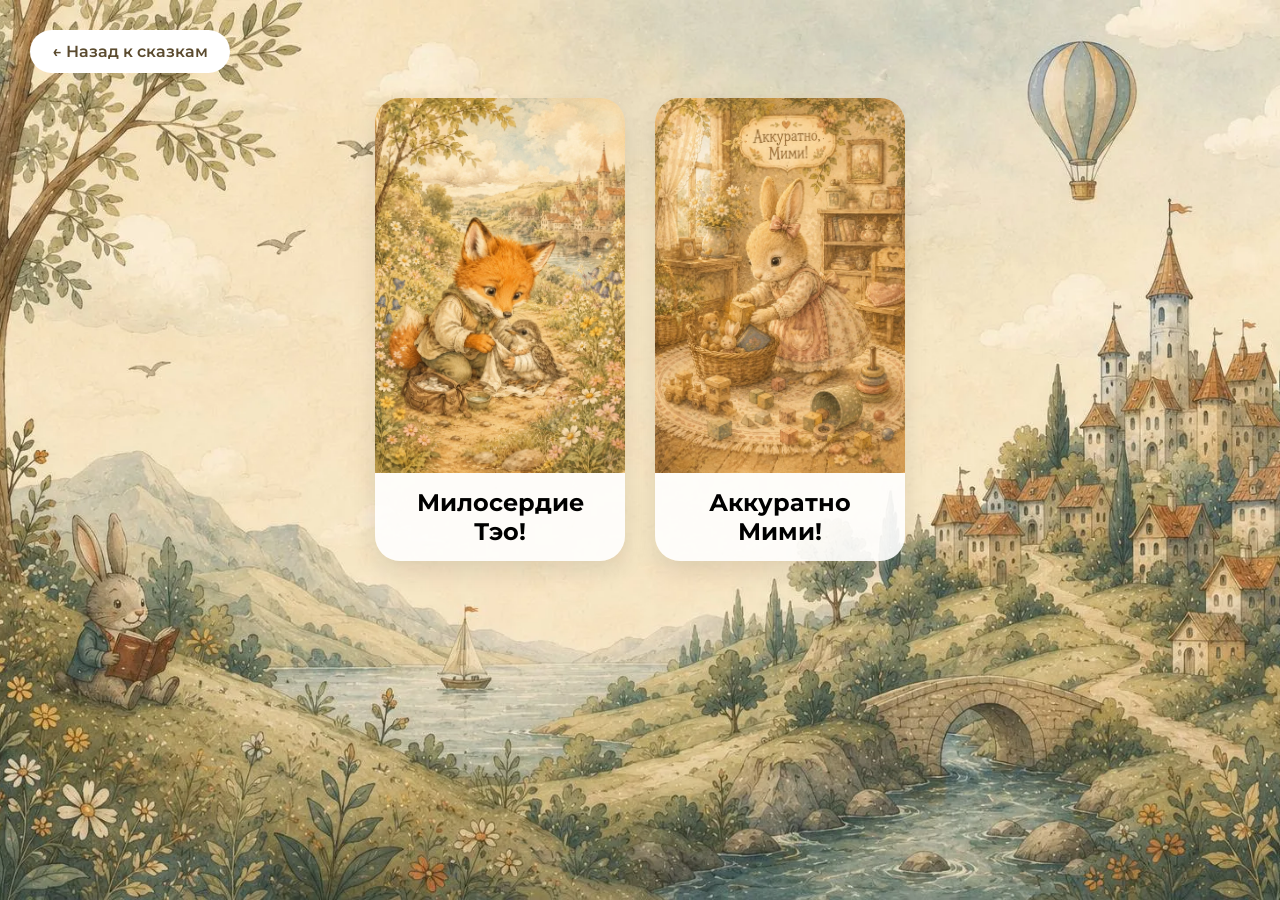
<file: day-story.html>
<!doctype html>
<html lang="ru">
  <head>
    <meta charset="UTF-8" />
    <meta name="viewport" content="width=device-width, initial-scale=1.0" />
    <title>Чтение сказки</title>

    <link rel="stylesheet" href="day-story.css" />

    <link rel="preconnect" href="https://fonts.googleapis.com" />
    <link
      href="https://fonts.googleapis.com/css2?family=Marck+Script&family=Montserrat:wght@400;500;600&display=swap"
      rel="stylesheet"
    />
  </head>

  <body>
    <header class="story-header">
      <a href="index.html" class="back-btn"> ← Назад к сказкам </a>
    </header>

    <main class="story-wrapper">
      <section class="day-storyes">
        <!-- Первая карточка -->
        <div class="f-story story-card">
          <!-- Обернули всё в тег <a>. Замените "teo_story.html" на имя вашего файла -->
          <a href="teo_story.html" class="story-link">
            <img
              src="images/teo.png"
              alt="Милосердие Тэо"
              class="story-image"
            />
            <h2 class="title">Милосердие Тэо!</h2>
          </a>
        </div>
        <!-- Вторая карточка -->
        <div class="s-story story-card">
          <!-- Обернули всё в тег <a>. Замените "mimi_story.html" на имя вашего файла -->
          <a href="mimi_story.html" class="story-link">
            <img
              src="images/mimi.png"
              alt="Аккуратно Мими!"
              class="story-image"
            />
            <h2 class="title">Аккуратно Мими!</h2>
          </a>
        </div>
      </section>
    </main>

    <script src="day-story.js"></script>
  </body>
</html>
</file>
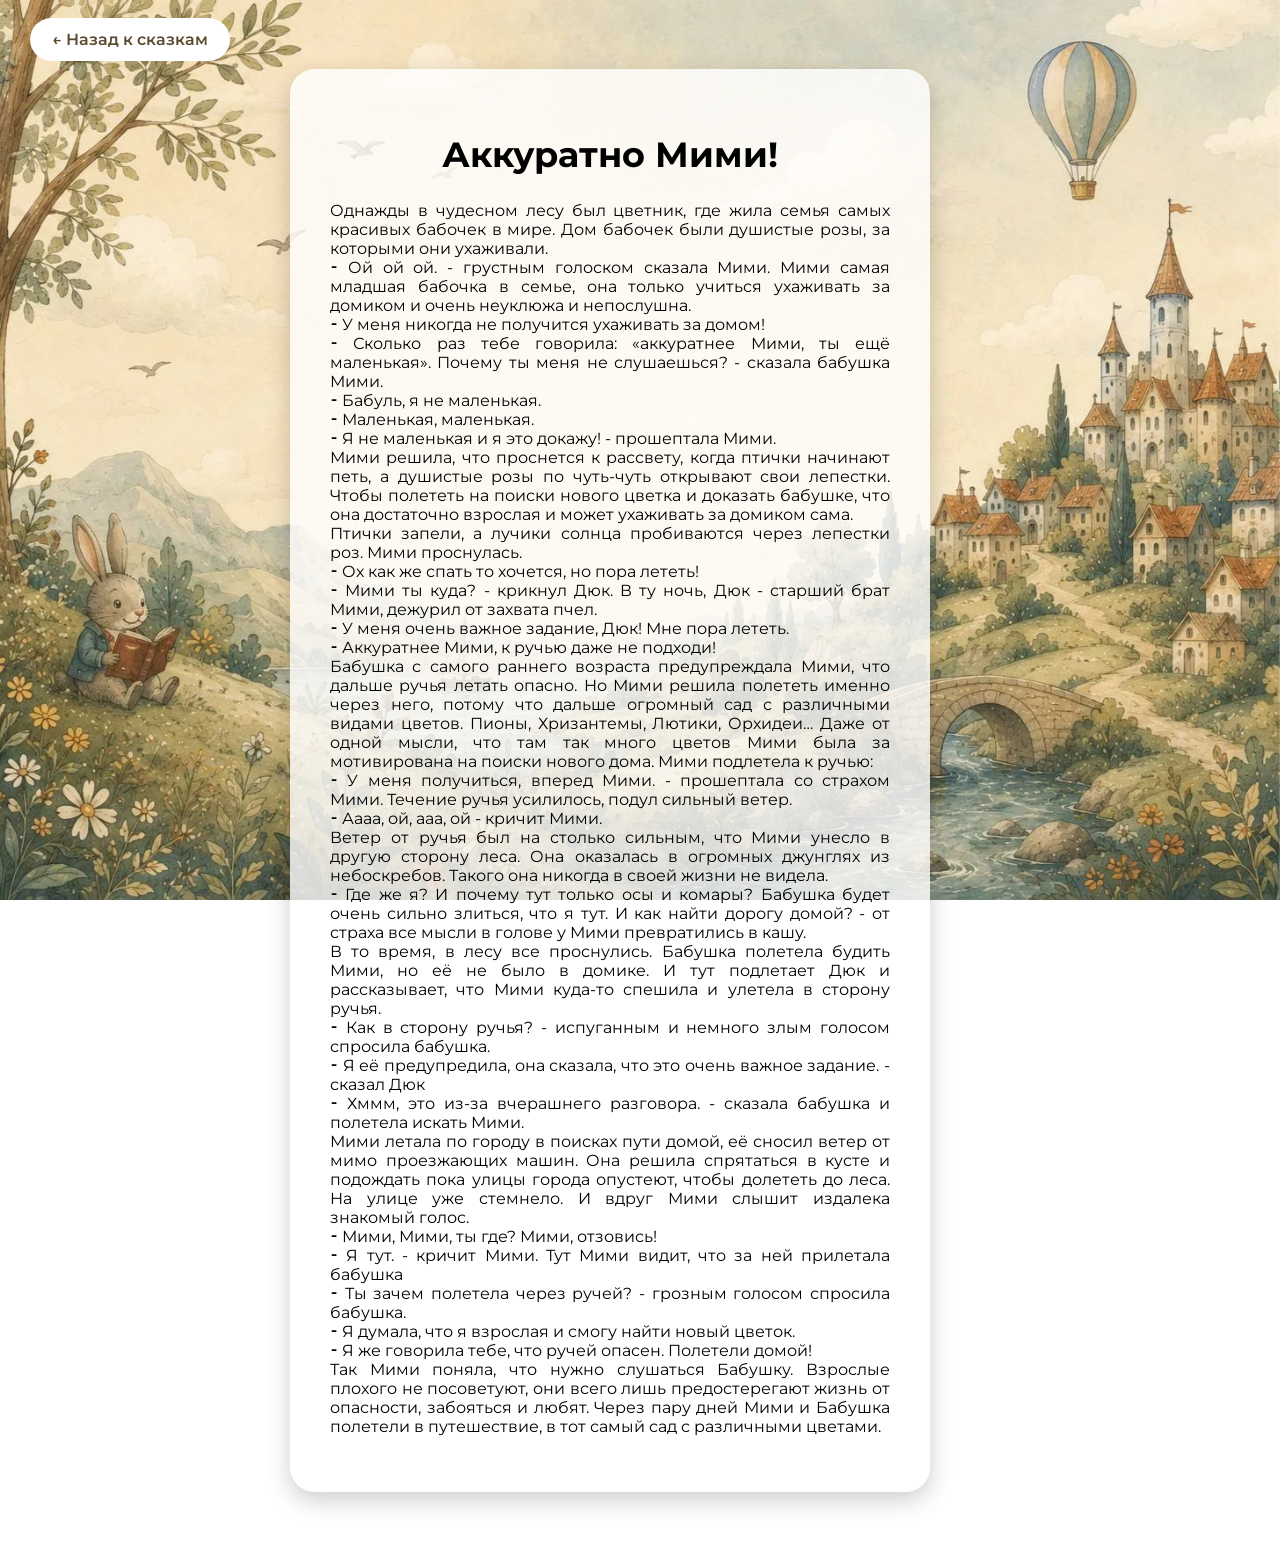
<file: mimi_story.html>
<!doctype html>
<html lang="ru">
  <head>
    <meta charset="UTF-8" />
    <meta name="viewport" content="width=device-width, initial-scale=1.0" />
    <title>Аккуратно Мими! - Сказка</title>

    <!-- Подключаем те же стили, что и на главной странице -->
    <link rel="stylesheet" href="mimi_story.css" />

    <link rel="preconnect" href="https://fonts.googleapis.com" />
    <link
      href="https://fonts.googleapis.com/css2?family=Marck+Script&family=Montserrat:wght@400;500;600&display=swap"
      rel="stylesheet"
    />
  </head>
  <body>
    <div class="background-fixed"></div>

    <header class="story-header">
      <a href="day-story.html" class="back-btn"> ← Назад к сказкам </a>
    </header>

    <main style="max-width: 700px; margin: 0 auto; padding: 20px">
      <div class="story-window">
        <h1 class="story-title">Аккуратно Мими!</h1>
        <p style="text-align: justify">
          Однажды в чудесном лесу был цветник, где жила семья самых красивых бабочек в мире. Дом бабочек были душистые розы, за которыми они ухаживали. <br>

⁃ Ой ой ой. - грустным голоском сказала Мими. Мими самая младшая бабочка в семье, она только учиться ухаживать за домиком и очень неуклюжа и непослушна. <br>

⁃ У меня никогда не получится ухаживать за домом! <br>

⁃ Сколько раз тебе говорила: «аккуратнее Мими, ты ещё маленькая». Почему ты меня не слушаешься? - сказала бабушка Мими. <br>

⁃ Бабуль, я не маленькая. <br>

⁃ Маленькая, маленькая. <br>

⁃ Я не маленькая и я это докажу! - прошептала Мими. <br>

Мими решила, что проснется к рассвету, когда птички начинают петь, а душистые розы по чуть-чуть открывают свои лепестки. Чтобы полететь на поиски нового цветка и доказать бабушке, что она достаточно взрослая и может ухаживать за домиком сама.  <br>
Птички запели, а лучики солнца пробиваются через лепестки роз. Мими проснулась.  <br>

⁃ Ох как же спать то хочется, но пора лететь! <br>

⁃ Мими ты куда? - крикнул Дюк. В ту ночь, Дюк - старший брат Мими, дежурил от захвата пчел.  <br>

⁃ У меня очень важное задание, Дюк! Мне пора лететь. <br>

⁃ Аккуратнее Мими, к ручью даже не подходи! <br>

Бабушка с самого раннего возраста предупреждала Мими, что дальше ручья летать опасно. Но Мими решила полететь именно через него, потому что дальше огромный сад с различными видами цветов. Пионы, Хризантемы, Лютики, Орхидеи… Даже от одной мысли, что там так много цветов Мими была за мотивирована на поиски нового дома. Мими подлетела к ручью: <br>

⁃ У меня получиться, вперед Мими. - прошептала со страхом Мими. Течение ручья усилилось, подул сильный ветер. <br>

⁃ Аааа, ой, ааа, ой - кричит Мими. <br> 

Ветер от ручья был на столько сильным, что Мими унесло в другую сторону леса. Она оказалась в огромных джунглях из небоскребов. Такого она никогда в своей жизни не видела. <br>

⁃ Где же я? И почему тут только осы и комары? Бабушка будет очень сильно злиться, что я тут. И как найти дорогу домой? - от страха все мысли в голове у Мими превратились в кашу. <br>

В то время, в лесу все проснулись. Бабушка полетела будить Мими, но её не было в домике. И тут подлетает Дюк и рассказывает, что Мими куда-то спешила и улетела в сторону ручья.  <br>

⁃ Как в сторону ручья? - испуганным и немного злым голосом спросила бабушка.  <br>

⁃ Я её предупредила, она сказала, что это очень важное задание. - сказал Дюк  <br>

⁃ Хммм, это из-за вчерашнего разговора. - сказала бабушка и полетела искать Мими. <br>

Мими летала по городу в поисках пути домой, её сносил ветер от мимо проезжающих машин. Она решила спрятаться в кусте и подождать пока улицы города опустеют, чтобы долететь до леса. На улице уже стемнело. И вдруг Мими слышит издалека знакомый голос. <br>

⁃ Мими, Мими, ты где? Мими, отзовись! <br>

⁃ Я тут. - кричит Мими. Тут Мими видит, что за ней прилетала бабушка <br>

⁃ Ты зачем полетела через ручей? - грозным голосом спросила бабушка. <br>

⁃ Я думала, что я взрослая и смогу найти новый цветок. <br>

⁃ Я же говорила тебе, что ручей опасен. Полетели домой! <br>

Так Мими поняла, что нужно слушаться Бабушку. Взрослые плохого не посоветуют, они всего лишь предостерегают жизнь от опасности, забояться и любят. Через пару дней Мими и Бабушка полетели в путешествие, в тот самый сад с различными цветами.

        </p>
      </div>
    </main>
  </body>
</html>
</file>
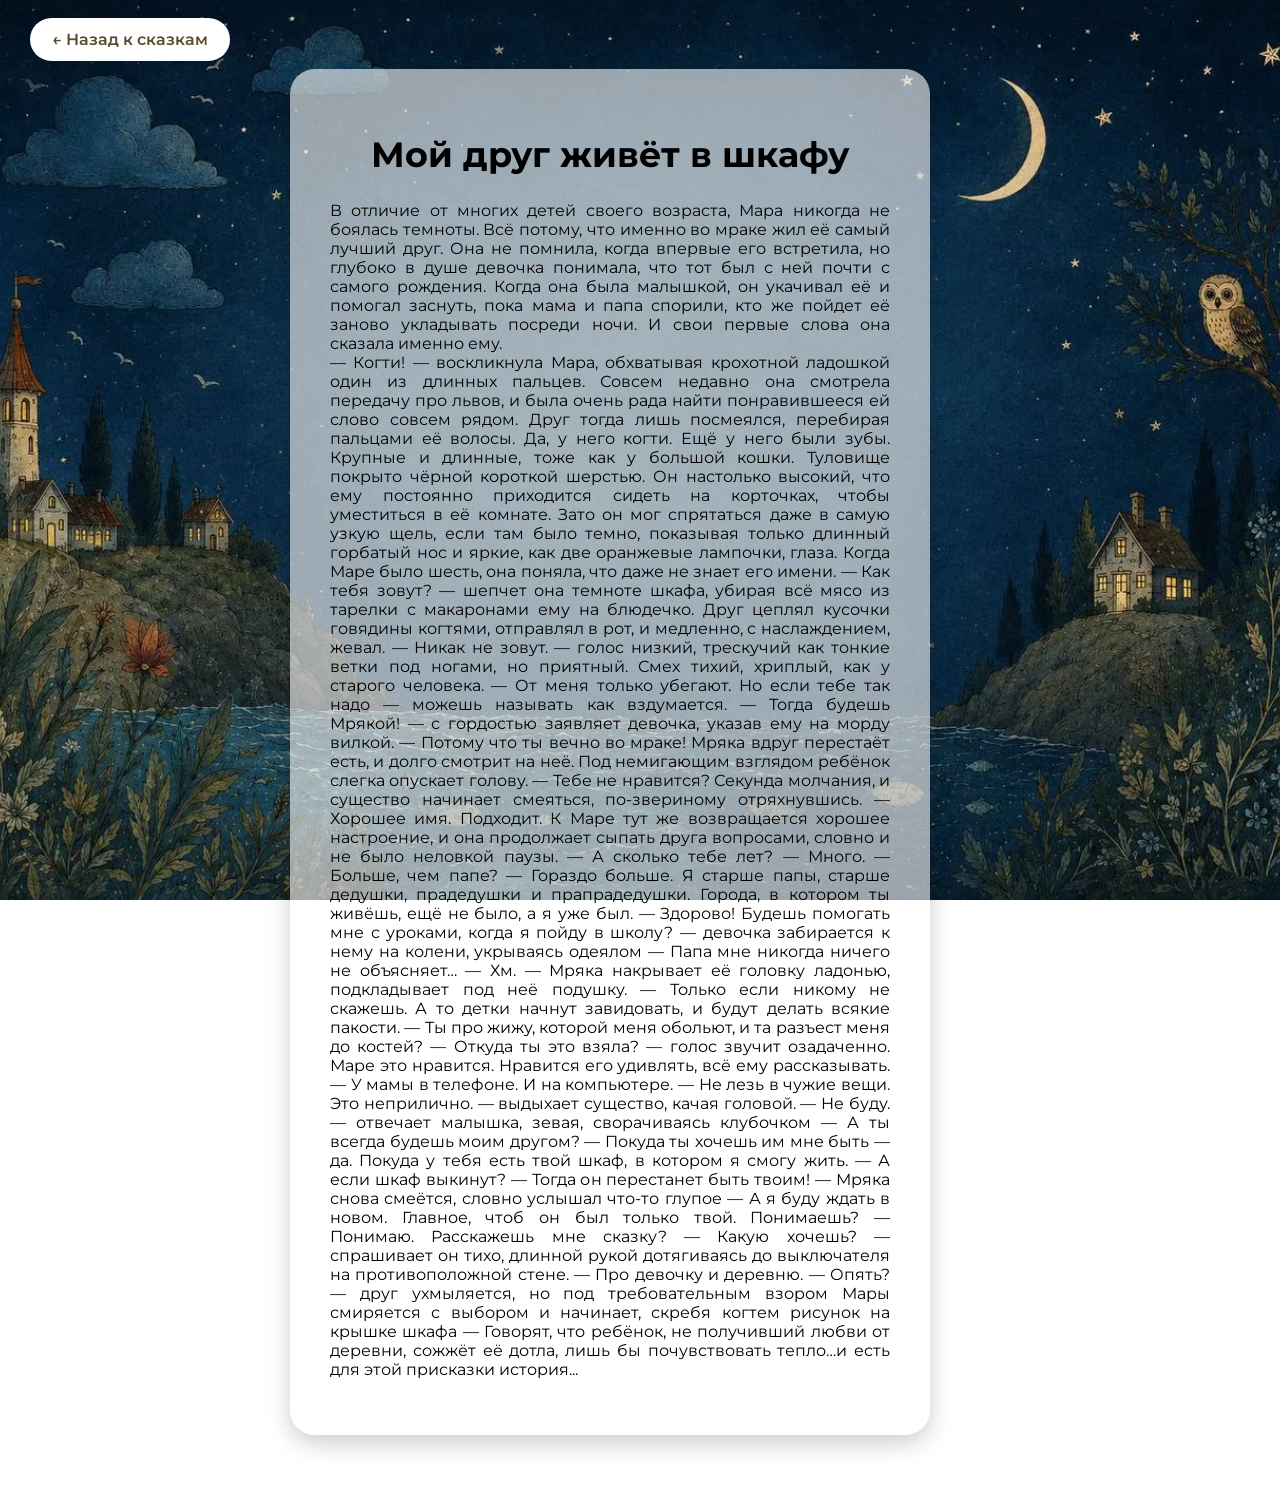
<file: my_friend.html>
<!doctype html>
<html lang="ru">
  <head>
    <meta charset="UTF-8" />
    <meta name="viewport" content="width=device-width, initial-scale=1.0" />
    <title>Мой друг живёт в шкафу - Сказка</title>

    <!-- Подключаем те же стили, что и на главной странице -->
    <link rel="stylesheet" href="my_friend.css" />

    <link rel="preconnect" href="https://fonts.googleapis.com" />
    <link
      href="https://fonts.googleapis.com/css2?family=Marck+Script&family=Montserrat:wght@400;500;600&display=swap"
      rel="stylesheet"
    />
  </head>
  <body>
    <div class="background-fixed"></div>

    <header class="story-header">
      <a href="night-story.html" class="back-btn"> ← Назад к сказкам </a>
    </header>

    <main style="max-width: 700px; margin: 0 auto; padding: 20px">
      <div class="story-window">
        <h1 class="story-title">Мой друг живёт в шкафу</h1>
        <p style="text-align: justify">
          В отличие от многих детей своего возраста, Мара никогда не боялась
          темноты. Всё потому, что именно во мраке жил её самый лучший друг. Она
          не помнила, когда впервые его встретила, но глубоко в душе девочка
          понимала, что тот был с ней почти с самого рождения. Когда она была
          малышкой, он укачивал её и помогал заснуть, пока мама и папа спорили,
          кто же пойдет её заново укладывать посреди ночи. И свои первые слова
          она сказала именно ему. <br />
          — Когти! — воскликнула Мара, обхватывая крохотной ладошкой один из
          длинных пальцев. Совсем недавно она смотрела передачу про львов, и
          была очень рада найти понравившееся ей слово совсем рядом. Друг тогда
          лишь посмеялся, перебирая пальцами её волосы. Да, у него когти. Ещё у
          него были зубы. Крупные и длинные, тоже как у большой кошки. Туловище
          покрыто чёрной короткой шерстью. Он настолько высокий, что ему
          постоянно приходится сидеть на корточках, чтобы уместиться в её
          комнате. Зато он мог спрятаться даже в самую узкую щель, если там было
          темно, показывая только длинный горбатый нос и яркие, как две
          оранжевые лампочки, глаза. Когда Маре было шесть, она поняла, что даже
          не знает его имени. — Как тебя зовут? — шепчет она темноте шкафа,
          убирая всё мясо из тарелки с макаронами ему на блюдечко. Друг цеплял
          кусочки говядины когтями, отправлял в рот, и медленно, с наслаждением,
          жевал. — Никак не зовут. — голос низкий, трескучий как тонкие ветки
          под ногами, но приятный. Смех тихий, хриплый, как у старого человека.
          — От меня только убегают. Но если тебе так надо — можешь называть как
          вздумается. — Тогда будешь Мрякой! — с гордостью заявляет девочка,
          указав ему на морду вилкой. — Потому что ты вечно во мраке! Мряка
          вдруг перестаёт есть, и долго смотрит на неё. Под немигающим взглядом
          ребёнок слегка опускает голову. — Тебе не нравится? Секунда молчания,
          и существо начинает смеяться, по-звериному отряхнувшись. — Хорошее
          имя. Подходит. К Маре тут же возвращается хорошее настроение, и она
          продолжает сыпать друга вопросами, словно и не было неловкой паузы. —
          А сколько тебе лет? — Много. — Больше, чем папе? — Гораздо больше. Я
          старше папы, старше дедушки, прадедушки и прапрадедушки. Города, в
          котором ты живёшь, ещё не было, а я уже был. — Здорово! Будешь
          помогать мне с уроками, когда я пойду в школу? — девочка забирается к
          нему на колени, укрываясь одеялом — Папа мне никогда ничего не
          объясняет… — Хм. — Мряка накрывает её головку ладонью, подкладывает
          под неё подушку. — Только если никому не скажешь. А то детки начнут
          завидовать, и будут делать всякие пакости. — Ты про жижу, которой меня
          обольют, и та разъест меня до костей? — Откуда ты это взяла? — голос
          звучит озадаченно. Маре это нравится. Нравится его удивлять, всё ему
          рассказывать. — У мамы в телефоне. И на компьютере. — Не лезь в чужие
          вещи. Это неприлично. — выдыхает существо, качая головой. — Не буду. —
          отвечает малышка, зевая, сворачиваясь клубочком — А ты всегда будешь
          моим другом? — Покуда ты хочешь им мне быть — да. Покуда у тебя есть
          твой шкаф, в котором я смогу жить. — А если шкаф выкинут? — Тогда он
          перестанет быть твоим! — Мряка снова смеётся, словно услышал что-то
          глупое — А я буду ждать в новом. Главное, чтоб он был только твой.
          Понимаешь? — Понимаю. Расскажешь мне сказку? — Какую хочешь? —
          спрашивает он тихо, длинной рукой дотягиваясь до выключателя на
          противоположной стене. — Про девочку и деревню. — Опять? — друг
          ухмыляется, но под требовательным взором Мары смиряется с выбором и
          начинает, скребя когтем рисунок на крышке шкафа — Говорят, что
          ребёнок, не получивший любви от деревни, сожжёт её дотла, лишь бы
          почувствовать тепло…и есть для этой присказки история...
        </p>
      </div>
    </main>
  </body>
</html>
</file>
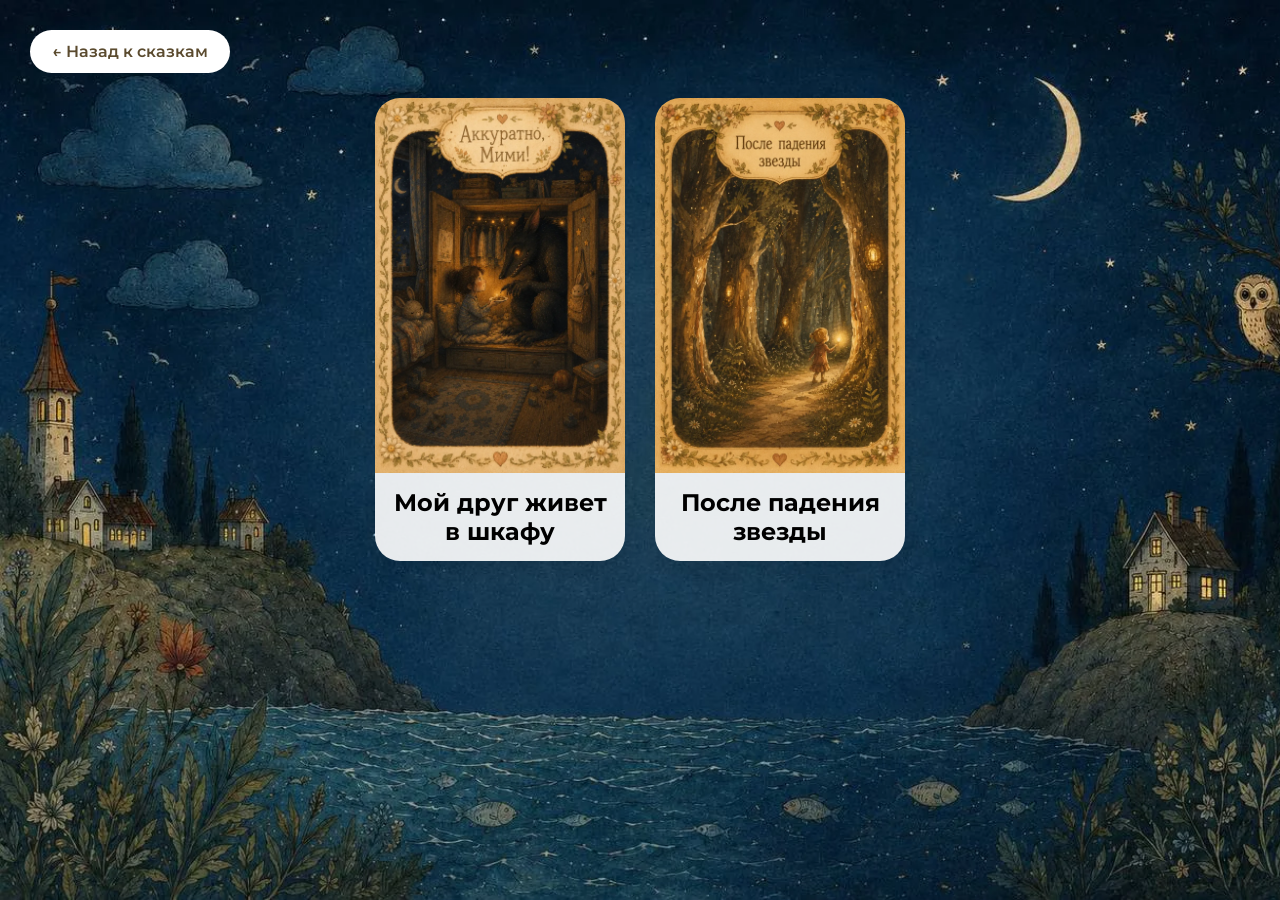
<file: night-story.html>
<!doctype html>
<html lang="ru">
  <head>
    <meta charset="UTF-8" />
    <meta name="viewport" content="width=device-width, initial-scale=1.0" />
    <title>Чтение сказки</title>

    <link rel="stylesheet" href="night-story.css" />

    <link rel="preconnect" href="https://fonts.googleapis.com" />
    <link
      href="https://fonts.googleapis.com/css2?family=Marck+Script&family=Montserrat:wght@400;500;600&display=swap"
      rel="stylesheet"
    />
  </head>

  <body>
    <header class="story-header">
      <a href="index.html" class="back-btn"> ← Назад к сказкам </a>
    </header>
    <main class="story-wrapper">
      <section class="day-storyes">
        <!-- Первая карточка -->
        <div class="f-story story-card">
          <!-- Обернули всё в тег <a>. Замените "teo_story.html" на имя вашего файла -->
          <a href="my_friend.html" class="story-link">
            <img
              src="images/my-friend.png"
              alt="Милосердие Тэо"
              class="story-image"
            />
            <h2 class="title">Мой друг живет в шкафу</h2>
          </a>
        </div>
        <!-- Вторая карточка -->
        <div class="s-story story-card">
          <!-- Обернули всё в тег <a>. Замените "mimi_story.html" на имя вашего файла -->
          <a href="star-story.html" class="story-link">
            <img
              src="images/star.png"
              alt="Аккуратно Мими!"
              class="story-image"
            />
            <h2 class="title">После падения звезды</h2>
          </a>
        </div>
      </section>
    </main>

    <script src="day-story.js"></script>
  </body>
</html>
</file>
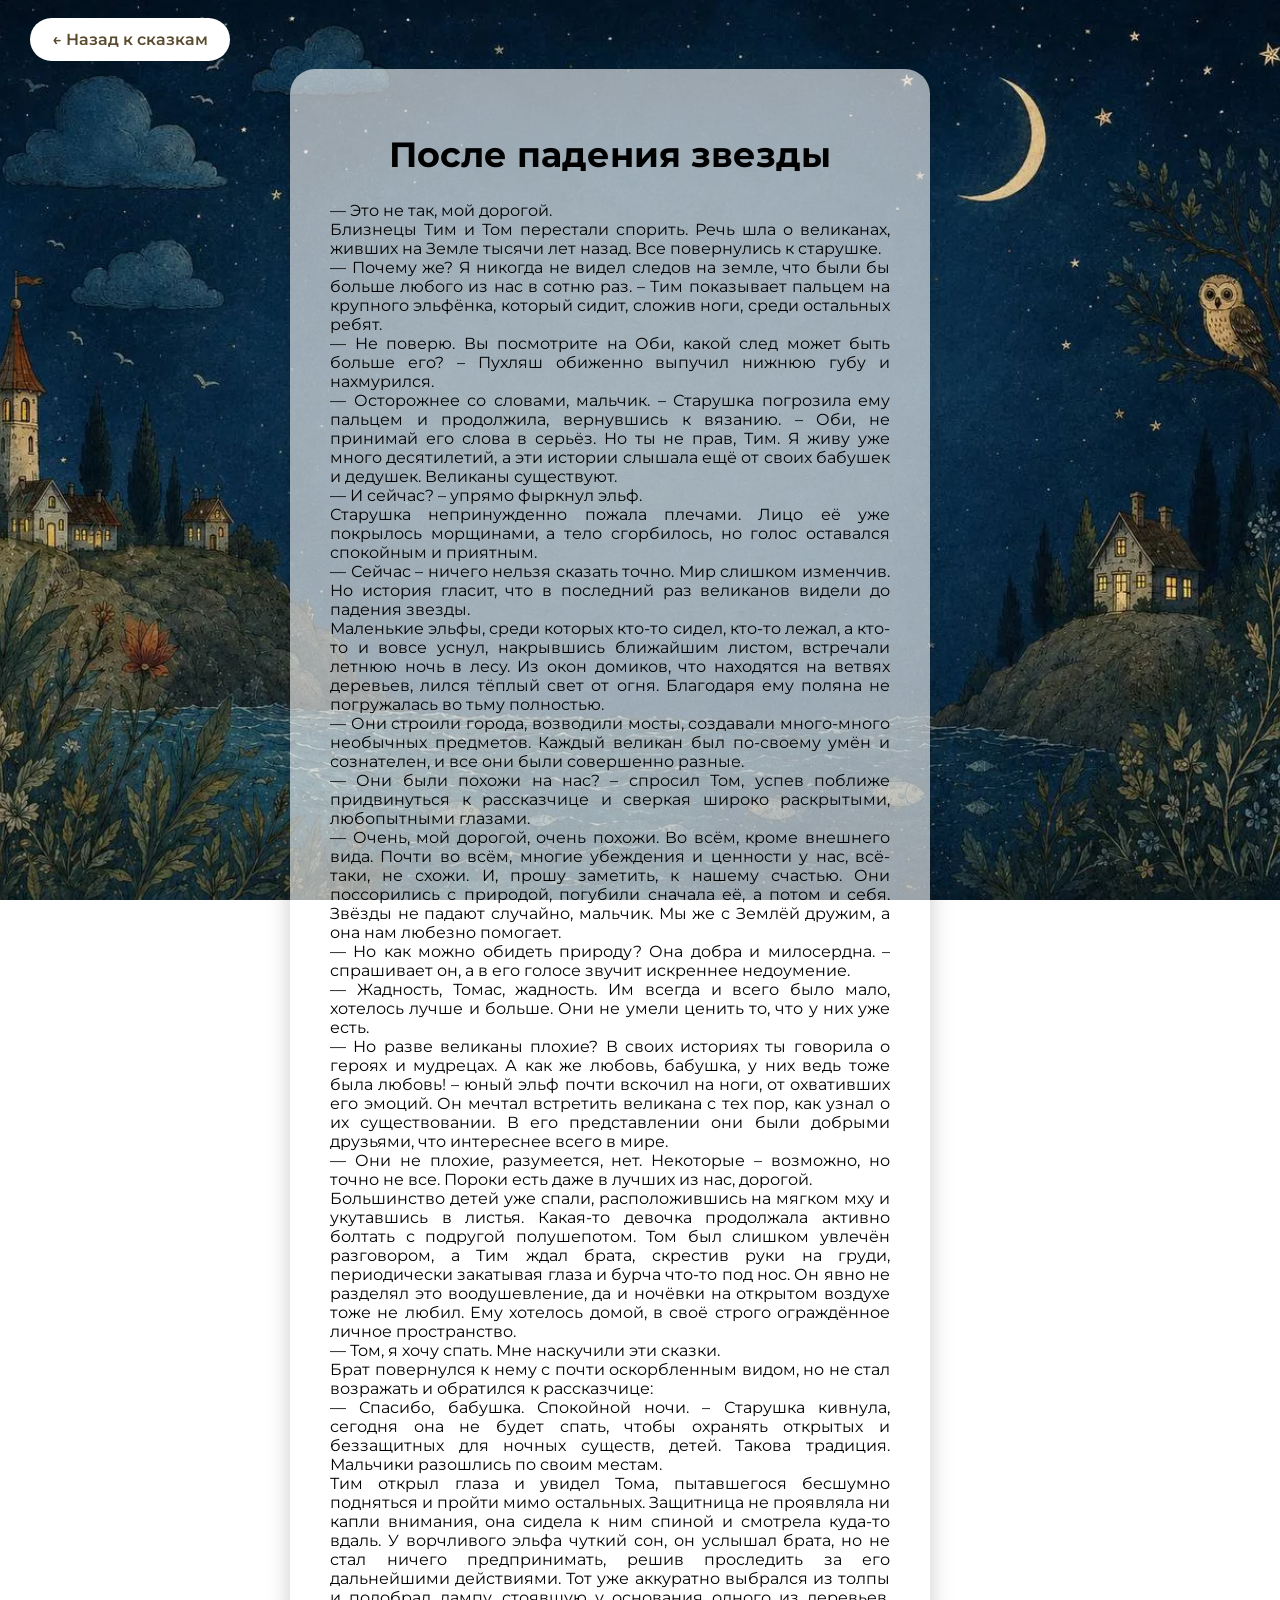
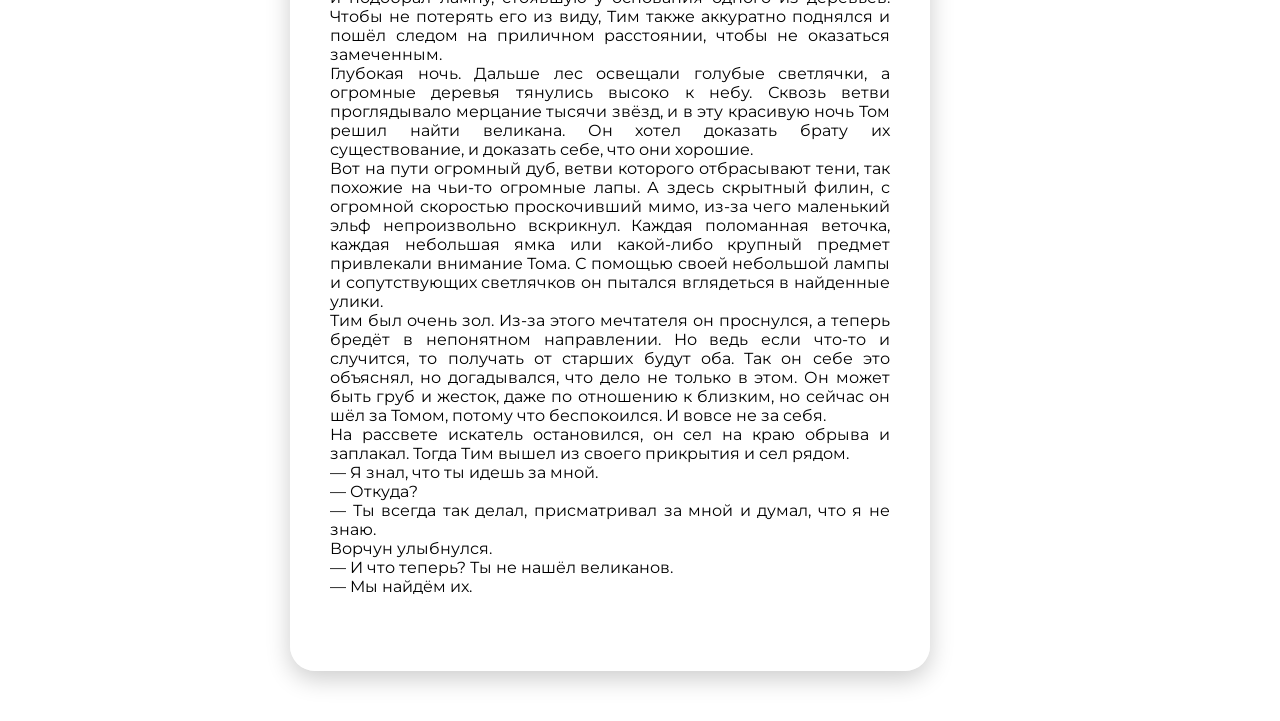
<file: star-story.html>
<!DOCTYPE html>
<html lang="ru">
<head>
    <meta charset="UTF-8">
    <meta name="viewport" content="width=device-width, initial-scale=1.0">
    <title>После падения звезды - Сказка</title>
    
    <!-- Подключаем те же стили, что и на главной странице -->
    <link rel="stylesheet" href="star-story.css">
    
    <link rel="preconnect" href="https://fonts.googleapis.com">
    <link href="https://fonts.googleapis.com/css2?family=Marck+Script&family=Montserrat:wght@400;500;600&display=swap" rel="stylesheet">
</head>
<body>
        <div class="background-fixed"></div>

    <header class="story-header">
        <a href="night-story.html" class="back-btn">
            ← Назад к сказкам
        </a>
    </header>

    <main style="max-width: 700px; margin: 0 auto; padding: 20px;">
        <div class="story-window">
            <h1 class="story-title">После падения звезды</h1>
            <p style="text-align: justify;">—  Это не так, мой дорогой. <br>
Близнецы Тим и Том перестали спорить. Речь шла о великанах, живших на Земле тысячи лет назад. Все повернулись к старушке.  <br>
— Почему же? Я никогда не видел следов на земле, что были бы больше любого из нас в сотню раз. – Тим показывает пальцем на крупного эльфёнка, который сидит, сложив ноги, среди остальных ребят. <br>
— Не поверю. Вы посмотрите на Оби, какой след может быть больше его? – Пухляш обиженно выпучил нижнюю губу и нахмурился. <br>
— Осторожнее со словами, мальчик. – Старушка погрозила ему пальцем и продолжила, вернувшись к вязанию. – Оби, не принимай его слова в серьёз. Но ты не прав, Тим. Я живу уже много десятилетий, а эти истории слышала ещё от своих бабушек и дедушек. Великаны существуют.  <br>
— И сейчас? – упрямо фыркнул эльф. <br>
Старушка непринужденно пожала плечами. Лицо её уже покрылось морщинами, а тело сгорбилось, но голос оставался спокойным и приятным.  <br>
— Сейчас – ничего нельзя сказать точно. Мир слишком изменчив. Но история гласит, что в последний раз великанов видели до падения звезды. <br>
Маленькие эльфы, среди которых кто-то сидел, кто-то лежал, а кто-то и вовсе уснул, накрывшись ближайшим листом, встречали летнюю ночь в лесу. Из окон домиков, что находятся на ветвях деревьев, лился тёплый свет от огня. Благодаря ему поляна не погружалась во тьму полностью. <br>
— Они строили города, возводили мосты, создавали много-много необычных предметов. Каждый великан был по-своему умён и сознателен, и все они были совершенно разные. <br>
— Они были похожи на нас? – спросил Том, успев поближе придвинуться к рассказчице и сверкая широко раскрытыми, любопытными глазами. <br>
— Очень, мой дорогой, очень похожи. Во всём, кроме внешнего вида. Почти во всём, многие убеждения и ценности у нас, всё-таки, не схожи. И, прошу заметить, к нашему счастью. Они поссорились с природой, погубили сначала её, а потом и себя. Звёзды не падают случайно, мальчик. Мы же с Землёй дружим, а она нам любезно помогает. <br>
— Но как можно обидеть природу? Она добра и милосердна. – спрашивает он, а в его голосе звучит искреннее недоумение. <br>
— Жадность, Томас, жадность. Им всегда и всего было мало, хотелось лучше и больше. Они не умели ценить то, что у них уже есть. <br>
— Но разве великаны плохие? В своих историях ты говорила о героях и мудрецах. А как же любовь, бабушка, у них ведь тоже была любовь! – юный эльф почти вскочил на ноги, от охвативших его эмоций. Он мечтал встретить великана с тех пор, как узнал о их существовании. В его представлении они были добрыми друзьями, что интереснее всего в мире. <br>
— Они не плохие, разумеется, нет. Некоторые – возможно, но точно не все. Пороки есть даже в лучших из нас, дорогой.  <br>
Большинство детей уже спали, расположившись на мягком мху и укутавшись в листья. Какая-то девочка продолжала активно болтать с подругой полушепотом. Том был слишком увлечён разговором, а Тим ждал брата, скрестив руки на груди, периодически закатывая глаза и бурча что-то под нос. Он явно не разделял это воодушевление, да и ночёвки на открытом воздухе тоже не любил. Ему хотелось домой, в своё строго ограждённое личное пространство. <br>
— Том, я хочу спать. Мне наскучили эти сказки. <br>
Брат повернулся к нему с почти оскорбленным видом, но не стал возражать и обратился к рассказчице: <br>
— Спасибо, бабушка. Спокойной ночи. – Старушка кивнула, сегодня она не будет спать, чтобы охранять открытых и беззащитных для ночных существ, детей. Такова традиция. Мальчики разошлись по своим местам. <br>
	Тим открыл глаза и увидел Тома, пытавшегося бесшумно подняться и пройти мимо остальных. Защитница не проявляла ни капли внимания, она сидела к ним спиной и смотрела куда-то вдаль. У ворчливого эльфа чуткий сон, он услышал брата, но не стал ничего предпринимать, решив проследить за его дальнейшими действиями. Тот уже аккуратно выбрался из толпы и подобрал лампу, стоявшую у основания одного из деревьев. Чтобы не потерять его из виду, Тим также аккуратно поднялся и пошёл следом на приличном расстоянии, чтобы не оказаться замеченным.  <br>
	Глубокая ночь. Дальше лес освещали голубые светлячки, а огромные деревья тянулись высоко к небу. Сквозь ветви проглядывало мерцание тысячи звёзд, и в эту красивую ночь Том решил найти великана. Он хотел доказать брату их существование, и доказать себе, что они хорошие.  <br>
	Вот на пути огромный дуб, ветви которого отбрасывают тени, так похожие на чьи-то огромные лапы. А здесь скрытный филин, с огромной скоростью проскочивший мимо, из-за чего маленький эльф непроизвольно вскрикнул. Каждая поломанная веточка, каждая небольшая ямка или какой-либо крупный предмет привлекали внимание Тома. С помощью своей небольшой лампы и сопутствующих светлячков он пытался вглядеться в найденные улики. <br>
	Тим был очень зол. Из-за этого мечтателя он проснулся, а теперь бредёт в непонятном направлении. Но ведь если что-то и случится, то получать от старших будут оба. Так он себе это объяснял, но догадывался, что дело не только в этом. Он может быть груб и жесток, даже по отношению к близким, но сейчас он шёл за Томом, потому что беспокоился. И вовсе не за себя. <br>
	На рассвете искатель остановился, он сел на краю обрыва и заплакал. Тогда Тим вышел из своего прикрытия и сел рядом. <br>
— Я знал, что ты идешь за мной. <br>
— Откуда? <br>
— Ты всегда так делал, присматривал за мной и думал, что я не знаю. <br>
Ворчун улыбнулся. <br>
— И что теперь? Ты не нашёл великанов. <br>
— Мы найдём их. <br>
 <br>
</p>
        </div>
    </main>
</body>
</html>
</file>
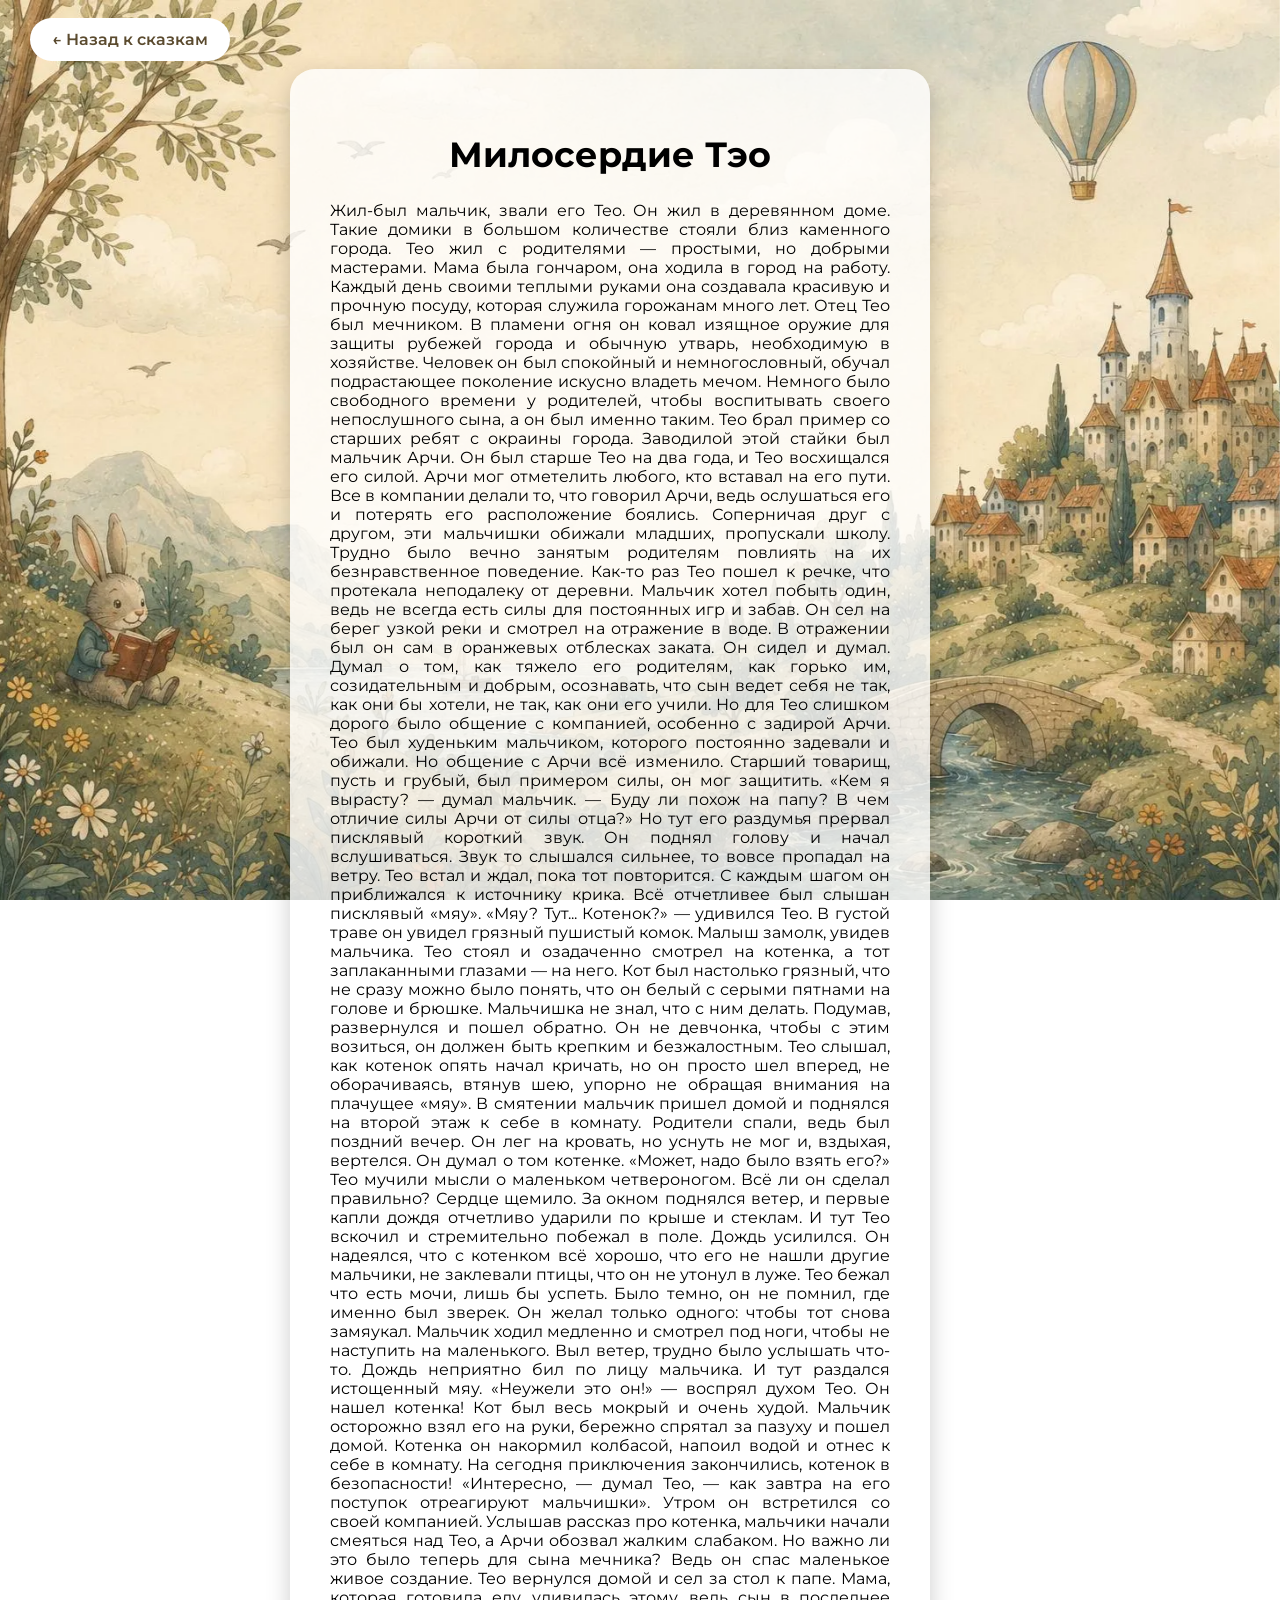
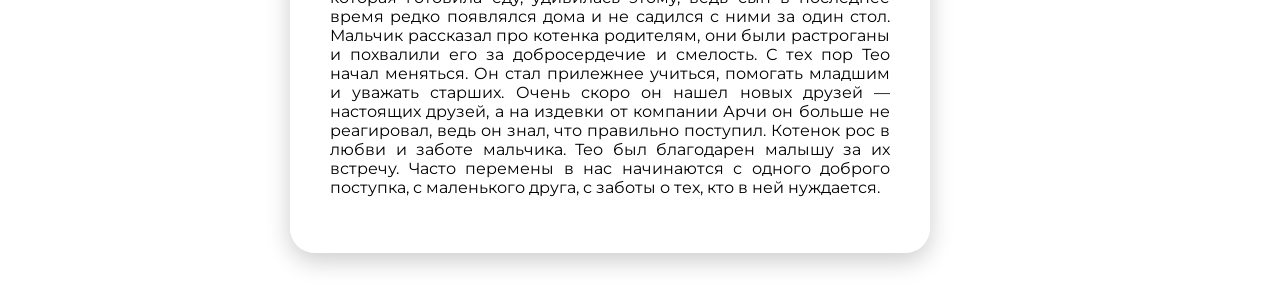
<file: teo_story.html>
<!DOCTYPE html>
<html lang="ru">
<head>
    <meta charset="UTF-8">
    <meta name="viewport" content="width=device-width, initial-scale=1.0">
    <title>Милосердие Тэо - Сказка</title>
    
    <!-- Подключаем те же стили, что и на главной странице -->
    <link rel="stylesheet" href="teo_story.css">
    
    <link rel="preconnect" href="https://fonts.googleapis.com">
    <link href="https://fonts.googleapis.com/css2?family=Marck+Script&family=Montserrat:wght@400;500;600&display=swap" rel="stylesheet">
</head>
<body>
    <body>
    <!-- Блок с фиксированным фоном -->
    <div class="background-fixed"></div>

    <header class="story-header">
        <a href="day-story.html" class="back-btn">
            ← Назад к сказкам
        </a>
    </header>

    <main style="max-width: 700px; margin: 0 auto; padding: 20px;">
        <div class="story-window">
            <h1 class="story-title">Милосердие Тэо</h1>
            <p style="text-align: justify;">Жил-был мальчик, звали его Тео. Он жил в деревянном доме. Такие домики в большом количестве стояли близ каменного города. Тео жил с родителями — простыми, но добрыми мастерами. Мама была гончаром, она ходила в город на работу. Каждый день своими теплыми руками она создавала красивую и прочную посуду, которая служила горожанам много лет. Отец Тео был мечником. В пламени огня он ковал изящное оружие для защиты рубежей города и обычную утварь, необходимую в хозяйстве. Человек он был спокойный и немногословный, обучал подрастающее поколение искусно владеть мечом. Немного было свободного времени у родителей, чтобы воспитывать своего непослушного сына, а он был именно таким. Тео брал пример со старших ребят с окраины города. Заводилой этой стайки был мальчик Арчи. Он был старше Тео на два года, и Тео восхищался его силой. Арчи мог отметелить любого, кто вставал на его пути. Все в компании делали то, что говорил Арчи, ведь ослушаться его и потерять его расположение боялись. Соперничая друг с другом, эти мальчишки обижали младших, пропускали школу. Трудно было вечно занятым родителям повлиять на их безнравственное поведение. 
Как-то раз Тео пошел к речке, что протекала неподалеку от деревни. Мальчик хотел побыть один, ведь не всегда есть силы для постоянных игр и забав. Он сел на берег узкой реки и смотрел на отражение в воде. В отражении был он сам в оранжевых отблесках заката. Он сидел и думал. Думал о том, как тяжело его родителям, как горько им, созидательным и добрым, осознавать, что сын ведет себя не так, как они бы хотели, не так, как они его учили. Но для Тео слишком дорого было общение с компанией, 
 особенно с задирой Арчи. Тео был худеньким мальчиком, которого постоянно задевали и обижали. Но общение с Арчи всё изменило. Старший товарищ, пусть и грубый, был примером силы, он мог защитить. 
«Кем я вырасту? — думал мальчик. — Буду ли похож на папу? В чем отличие силы Арчи от силы отца?» 
Но тут его раздумья прервал писклявый короткий звук. Он поднял голову и начал вслушиваться. Звук то слышался сильнее, то вовсе пропадал на ветру. Тео встал и ждал, пока тот повторится. С каждым шагом он приближался к источнику крика. Всё 
 отчетливее был слышан писклявый «мяу». «Мяу? Тут... Котенок?» — удивился Тео. 
В густой траве он увидел грязный пушистый комок. Малыш замолк, увидев мальчика. Тео стоял и озадаченно смотрел на котенка, а тот заплаканными глазами — на него. Кот был настолько грязный, что не сразу можно было понять, что он белый с серыми 
 пятнами на голове и брюшке. Мальчишка не знал, что с ним делать. Подумав, развернулся и пошел обратно. Он не девчонка, чтобы с этим возиться, он должен быть крепким и безжалостным. Тео слышал, как котенок опять начал кричать, но он просто шел вперед, не оборачиваясь, втянув шею, упорно не обращая внимания на плачущее «мяу». 
В смятении мальчик пришел домой и поднялся на второй этаж к себе в комнату. Родители спали, ведь был поздний вечер. Он лег на кровать, но уснуть не мог и, вздыхая, вертелся. Он думал о том котенке. «Может, надо было взять его?» Тео мучили мысли о маленьком четвероногом. Всё ли он сделал правильно? Сердце щемило. За окном поднялся ветер, и первые капли дождя отчетливо ударили по крыше и стеклам. 
 И тут Тео вскочил и стремительно побежал в поле. Дождь усилился. Он надеялся, что с котенком всё хорошо, что его не нашли другие мальчики, не заклевали птицы, что он не утонул в луже. Тео бежал что есть мочи, лишь бы успеть. Было темно, он не помнил, где именно был зверек. Он желал только одного: чтобы тот снова замяукал. Мальчик ходил медленно и смотрел под ноги, чтобы не наступить на маленького. Выл ветер, трудно было услышать что-то. Дождь неприятно бил по лицу мальчика. И тут раздался истощенный мяу. «Неужели это он!» — воспрял духом Тео. Он нашел котенка! Кот был весь мокрый и очень худой. Мальчик осторожно взял его на руки, бережно спрятал за пазуху и пошел домой. Котенка он накормил колбасой, напоил водой и отнес к себе в комнату. На сегодня приключения закончились, котенок в безопасности! «Интересно, — думал Тео, — как завтра на его поступок отреагируют мальчишки». 
 Утром он встретился со своей компанией. Услышав рассказ про котенка, мальчики начали смеяться над Тео, а Арчи обозвал жалким слабаком. Но важно ли это было теперь для сына мечника? Ведь он спас маленькое живое создание. Тео вернулся домой и сел за стол к папе. Мама, которая готовила еду, удивилась этому, ведь сын в последнее время редко появлялся дома и не садился с ними за один стол. Мальчик рассказал про котенка родителям, они были растроганы и похвалили его за добросердечие и смелость. 
С тех пор Тео начал меняться. Он стал прилежнее учиться, помогать младшим и уважать старших. Очень скоро он нашел новых друзей — настоящих друзей, а на издевки от компании Арчи он больше не реагировал, ведь он знал, что правильно поступил. Котенок рос в любви и заботе мальчика. Тео был благодарен малышу за их встречу. Часто перемены в нас начинаются с одного доброго поступка, с маленького друга, с заботы о тех, кто в ней нуждается.
</p>
        </div>
    </main>
</body>
</body>
</html>
</file>
<file: day-story.css>
* {
  margin: 0;
  padding: 0;
  box-sizing: border-box;
}

body {
  font-family: "Montserrat", sans-serif;
  background-image: url(images/day-bac.png);
  min-height: 100vh;
  padding: 30px;
  background-position: center center;
  background-repeat: no-repeat;
  background-size: cover;
}

.story-header {
  display: flex;
  justify-content: space-between;
  align-items: center;
  margin-bottom: 25px;
}

.story-header h1 {
  font-family: "Marck Script", cursive;
  font-size: 50px;
  color: #8b5a20;
}

.back-btn {
  text-decoration: none;
  background: white;
  padding: 12px 22px;
  border-radius: 25px;
  color: #5b4b2f;
  font-weight: 600;
}

.progress-bar {
  width: 0%;
  height: 100%;
  background: #f4c34e;
  transition: width 0.4s ease-in-out; /* Плавный переход для изменения ширины */
}

/* --- НОВЫЕ СТИЛИ ДЛЯ КАРТОЧЕК --- */

.story-wrapper {
  display: flex;
  justify-content: center; /* Центрирует карточки по горизонтали */
  flex-wrap: wrap; /* Позволяет карточкам переноситься на новую строку */
}

.day-storyes {
  display: flex; /* Используем флексбокс для расположения карточек рядом */
  gap: 30px; /* Отступ между карточками */
  width: fit-content; /* Делает ширину контейнера равной ширине контента */
}

/* Общий стиль для карточек */
.story-card {
  width: 250px;
  border-radius: 25px; /* Закругленные углы */
  overflow: hidden; /* Чтобы изображение не выходило за границы закругленных углов */
  box-shadow: 0 10px 25px rgba(0, 0, 0, 0.1); /* Добавляет легкую тень */
  transition: transform 0.4s ease-in-out; /* Плавный переход для трансформации */
  cursor: pointer; /* Меняет курсор при наведении */
}

/* Эффект при наведении курсора - покачивание и наклон */
.story-card:hover {
  transform: rotate(-3deg) translateY(-5px);
}

/* Стиль для изображения */
.story-image {
  width: 100%;
  display: block; /* Убирает отступ под изображением */
}

/* Стиль для заголовка внутри карточки */
.story-card .title {
  text-align: center; /* Центрирует текст */
  padding: 15px; /* Отступы внутри карточки */
  background-color: rgba(
    255,
    255,
    255,
    0.9
  ); /* Полупрозрачный фон для лучшей читаемости */
}

.story-card .story-link {
  display: block; /* Растягивает ссылку на всю ширину родителя */
  text-decoration: none; /* Убирает подчёркивание */
  color: inherit; /* Наследует цвет текста по умолчанию, чтобы он не менялся */
  height: 100%; /* Убедитесь, что ссылка занимает всю высоту карточки */
}
</file>
<file: mimi_story.css>
.background-fixed {
    position: fixed;
    top: 0;
    left: 0;
    width: 100vw; /* Ширина равна ширине видимой области */
    height: 100vh; /* Высота равна высоте видимой области */
    background-image: url(images/day-bac.png);
    background-position: center center;
    background-repeat: no-repeat;
    background-size: cover;
    background-attachment: fixed; /* Ключевое свойство: фон не прокручивается */
    z-index: -1; /* Помещаем фон под все остальные элементы */
}

/* 2. Стили для основного контента */
body {
    font-family: "Montserrat", sans-serif;
    margin: 0; /* Убираем стандартные отступы body */
    padding: 30px;
    min-height: 100vh;
}

/* 3. Добавляем отступ сверху для контента, равный высоте шапки (header) */
main {
    margin-top: 60px; /* Значение должно быть >= высоты вашего header */
}

/* Остальные ваши стили остаются без изменений */
.story-window {
  width: 80%;
  max-width: 900px;
  background: rgba(255, 255, 255, 0.8);
  border-radius: 25px;
  padding: 40px;
  box-shadow: 0 8px 25px rgba(0, 0, 0, 0.2);
}

.story-title {
  color: #000;
  text-align: center;
  font-size: 2.2rem;
  margin-bottom: 25px;
}

.story-header h1 {
  font-family: "Marck Script", cursive;
  font-size: 50px;
  color: #8b5a20;
}

.back-btn {
  text-decoration: none;
  background: white;
  padding: 12px 22px;
  border-radius: 25px;
  color: #5b4b2f;
  font-weight: 600;
}

.progress-bar {
  width: 0%;
  height: 100%;
  background: #f4c34e;
}
</file>
<file: my_friend.css>
.background-fixed {
    position: fixed;
    top: 0;
    left: 0;
    width: 100vw; /* Ширина равна ширине видимой области */
    height: 100vh; /* Высота равна высоте видимой области */
    background-image: url(images/night-bac.png);
    background-position: center center;
    background-repeat: no-repeat;
    background-size: cover;
    background-attachment: fixed; /* Ключевое свойство: фон не прокручивается */
    z-index: -1; /* Помещаем фон под все остальные элементы */
}

/* 2. Стили для основного контента */
body {
    font-family: "Montserrat", sans-serif;
    margin: 0; /* Убираем стандартные отступы body */
    padding: 30px;
    min-height: 100vh;
}

/* 3. Добавляем отступ сверху для контента, равный высоте шапки (header) */
main {
    margin-top: 60px; /* Значение должно быть >= высоты вашего header */
}

/* Остальные ваши стили остаются без изменений */
.story-window {
  width: 80%;
  max-width: 900px;
  background: rgba(255, 255, 255, 0.6);
  border-radius: 25px;
  padding: 40px;
  box-shadow: 0 8px 25px rgba(0, 0, 0, 0.2);
}

.story-title {
  color: #000;
  text-align: center;
  font-size: 2.2rem;
  margin-bottom: 25px;
}

.story-header h1 {
  font-family: "Marck Script", cursive;
  font-size: 50px;
  color: #8b5a20;
}

.back-btn {
  text-decoration: none;
  background: white;
  padding: 12px 22px;
  border-radius: 25px;
  color: #5b4b2f;
  font-weight: 600;
}

.progress-bar {
  width: 0%;
  height: 100%;
  background: #f4c34e;
}
</file>
<file: night-story.css>
* {
  margin: 0;
  padding: 0;
  box-sizing: border-box;
}

body {
  font-family: "Montserrat", sans-serif;
  background-size: cover;
  background-repeat: no-repeat;
  overflow: hidden;
  position: relative;
  background-image: url(images/night-bac.png);
  min-height: 100vh;
  padding: 30px;
}

.story-header {
  display: flex;
  justify-content: space-between;
  align-items: center;
  margin-bottom: 25px;
}

.story-header h1 {
  font-family: "Marck Script", cursive;
  font-size: 50px;
  color: #8b5a20;
}

.back-btn {
  text-decoration: none;
  background: white;
  padding: 12px 22px;
  border-radius: 25px;
  color: #5b4b2f;
  font-weight: 600;
}

.progress-bar {
  width: 0%;
  height: 100%;
  background: #f4c34e;
  transition: width 0.4s ease-in-out; /* Плавный переход для изменения ширины */
}

/* --- НОВЫЕ СТИЛИ ДЛЯ КАРТОЧЕК --- */

.story-wrapper {
    display: flex;
    justify-content: center; /* Центрирует карточки по горизонтали */
    flex-wrap: wrap; /* Позволяет карточкам переноситься на новую строку */
}

.day-storyes {
    display: flex; /* Используем флексбокс для расположения карточек рядом */
    gap: 30px; /* Отступ между карточками */
    width: fit-content; /* Делает ширину контейнера равной ширине контента */
}

/* Общий стиль для карточек */
.story-card {
    width: 250px;
    border-radius: 25px; /* Закругленные углы */
    overflow: hidden; /* Чтобы изображение не выходило за границы закругленных углов */
    box-shadow: 0 10px 25px rgba(0, 0, 0, 0.1); /* Добавляет легкую тень */
    transition: transform 0.4s ease-in-out; /* Плавный переход для трансформации */
    cursor: pointer; /* Меняет курсор при наведении */
}

/* Эффект при наведении курсора - покачивание и наклон */
.story-card:hover {
    transform: rotate(-3deg) translateY(-5px);
}

/* Стиль для изображения */
.story-image {
    width: 100%;
    display: block; /* Убирает отступ под изображением */
}

/* Стиль для заголовка внутри карточки */
.story-card .title {
    text-align: center; /* Центрирует текст */
    padding: 15px; /* Отступы внутри карточки */
    background-color: rgba(
        255,
        255,
        255,
        0.9
    ); /* Полупрозрачный фон для лучшей читаемости */
}

.story-card .story-link {
    display: block; /* Растягивает ссылку на всю ширину родителя */
    text-decoration: none; /* Убирает подчёркивание */
    color: inherit; /* Наследует цвет текста по умолчанию, чтобы он не менялся */
    height: 100%; /* Убедитесь, что ссылка занимает всю высоту карточки */
}
</file>
<file: star-story.css>
.background-fixed {
    position: fixed;
    top: 0;
    left: 0;
    width: 100vw; /* Ширина равна ширине видимой области */
    height: 100vh; /* Высота равна высоте видимой области */
    background-image: url(images/night-bac.png);
    background-position: center center;
    background-repeat: no-repeat;
    background-size: cover;
    background-attachment: fixed; /* Ключевое свойство: фон не прокручивается */
    z-index: -1; /* Помещаем фон под все остальные элементы */
}

/* 2. Стили для основного контента */
body {
    font-family: "Montserrat", sans-serif;
    margin: 0; /* Убираем стандартные отступы body */
    padding: 30px;
    min-height: 100vh;
}

/* 3. Добавляем отступ сверху для контента, равный высоте шапки (header) */
main {
    margin-top: 60px; /* Значение должно быть >= высоты вашего header */
}

/* Остальные ваши стили остаются без изменений */
.story-window {
  width: 80%;
  max-width: 900px;
  background: rgba(255, 255, 255, 0.6);
  border-radius: 25px;
  padding: 40px;
  box-shadow: 0 8px 25px rgba(0, 0, 0, 0.2);
}

.story-title {
  color: #000;
  text-align: center;
  font-size: 2.2rem;
  margin-bottom: 25px;
}

.story-header h1 {
  font-family: "Marck Script", cursive;
  font-size: 50px;
  color: #8b5a20;
}

.back-btn {
  text-decoration: none;
  background: white;
  padding: 12px 22px;
  border-radius: 25px;
  color: #5b4b2f;
  font-weight: 600;
}

.progress-bar {
  width: 0%;
  height: 100%;
  background: #f4c34e;
}
</file>
<file: teo_story.css>
/* 1. Создаем контейнер для фиксированного фона */
.background-fixed {
    position: fixed;
    top: 0;
    left: 0;
    width: 100vw; /* Ширина равна ширине видимой области */
    height: 100vh; /* Высота равна высоте видимой области */
    background-image: url(images/day-bac.png);
    background-position: center center;
    background-repeat: no-repeat;
    background-size: cover;
    background-attachment: fixed; /* Ключевое свойство: фон не прокручивается */
    z-index: -1; /* Помещаем фон под все остальные элементы */
}

/* 2. Стили для основного контента */
body {
    font-family: "Montserrat", sans-serif;
    margin: 0; /* Убираем стандартные отступы body */
    padding: 30px;
    min-height: 100vh;
}

/* 3. Добавляем отступ сверху для контента, равный высоте шапки (header) */
main {
    margin-top: 60px; /* Значение должно быть >= высоты вашего header */
}

/* Остальные ваши стили остаются без изменений */
.story-window {
  width: 80%;
  max-width: 900px;
  background: rgba(255, 255, 255, 0.8);
  border-radius: 25px;
  padding: 40px;
  box-shadow: 0 8px 25px rgba(0, 0, 0, 0.2);
}

.story-title {
  color: #000;
  text-align: center;
  font-size: 2.2rem;
  margin-bottom: 25px;
}

.story-header h1 {
  font-family: "Marck Script", cursive;
  font-size: 50px;
  color: #8b5a20;
}

.back-btn {
  text-decoration: none;
  background: white;
  padding: 12px 22px;
  border-radius: 25px;
  color: #5b4b2f;
  font-weight: 600;
}

.progress-bar {
  width: 0%;
  height: 100%;
  background: #f4c34e;
}
</file>
